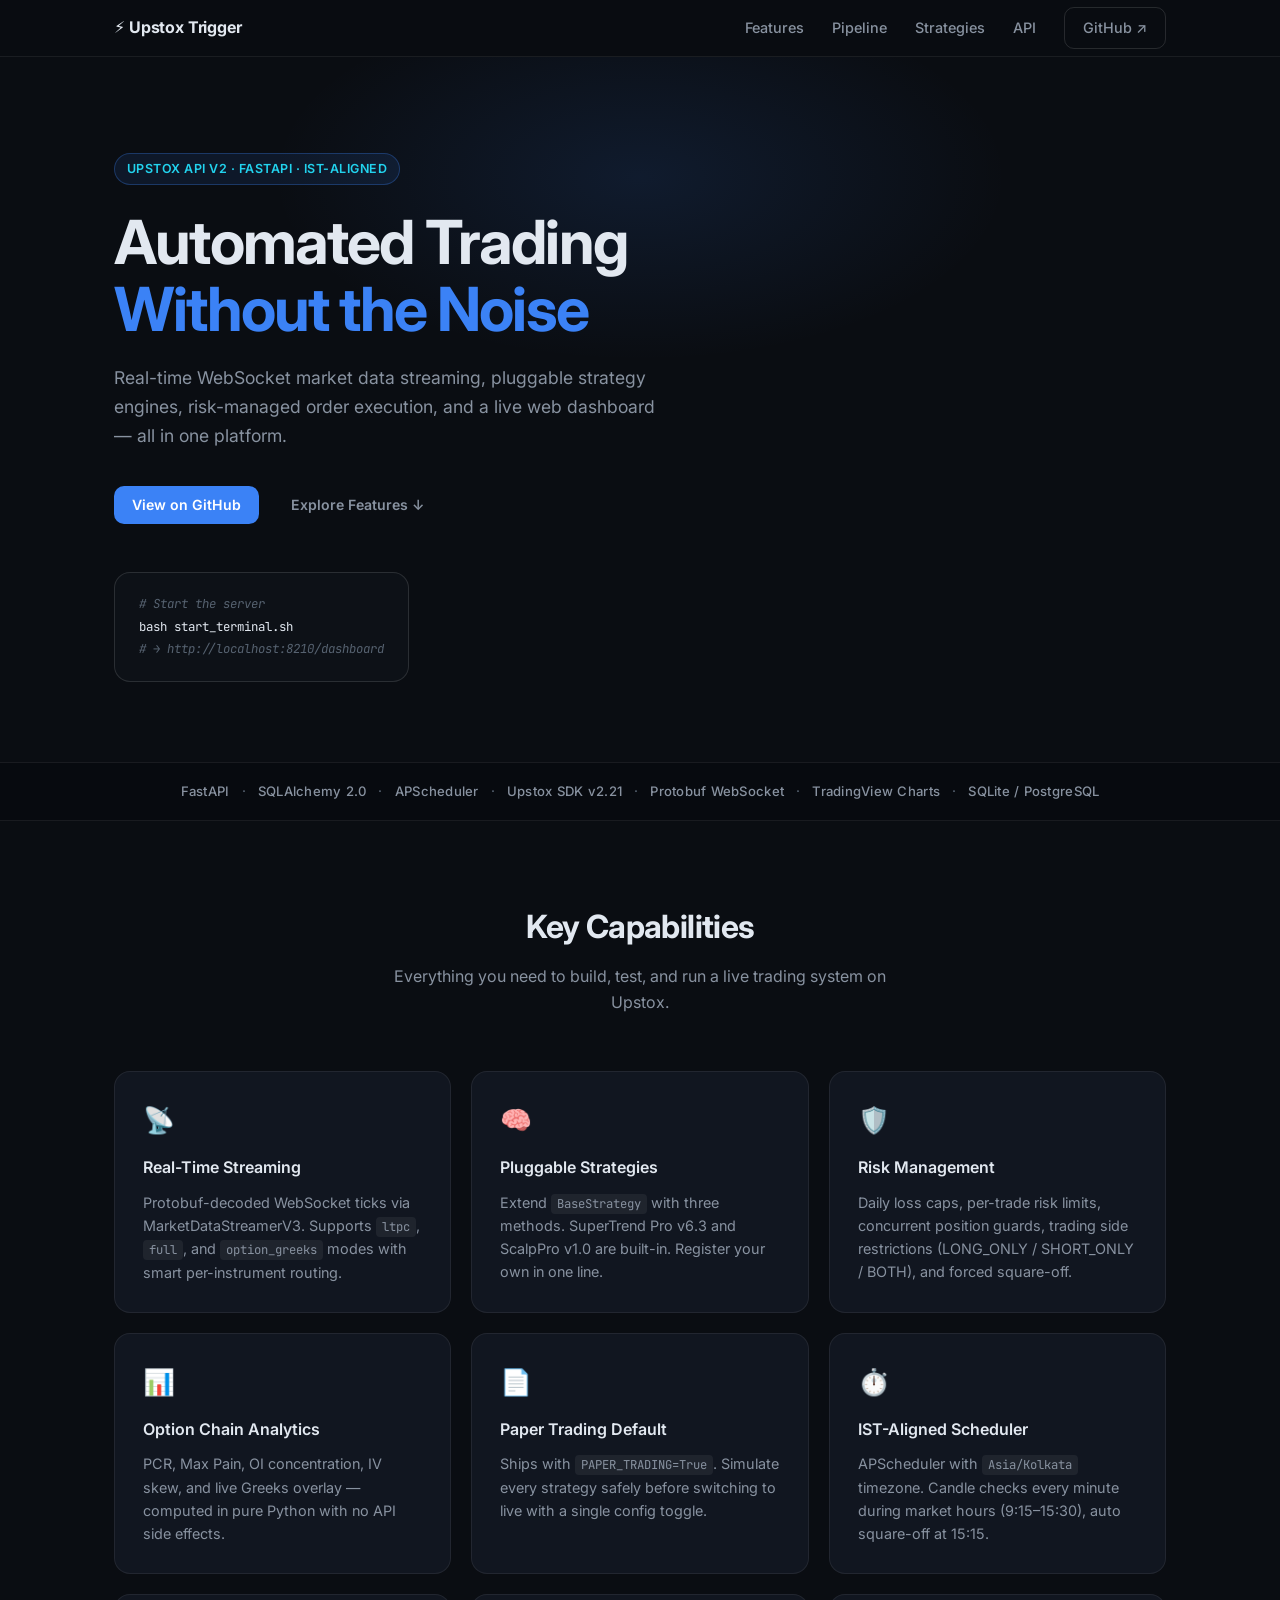
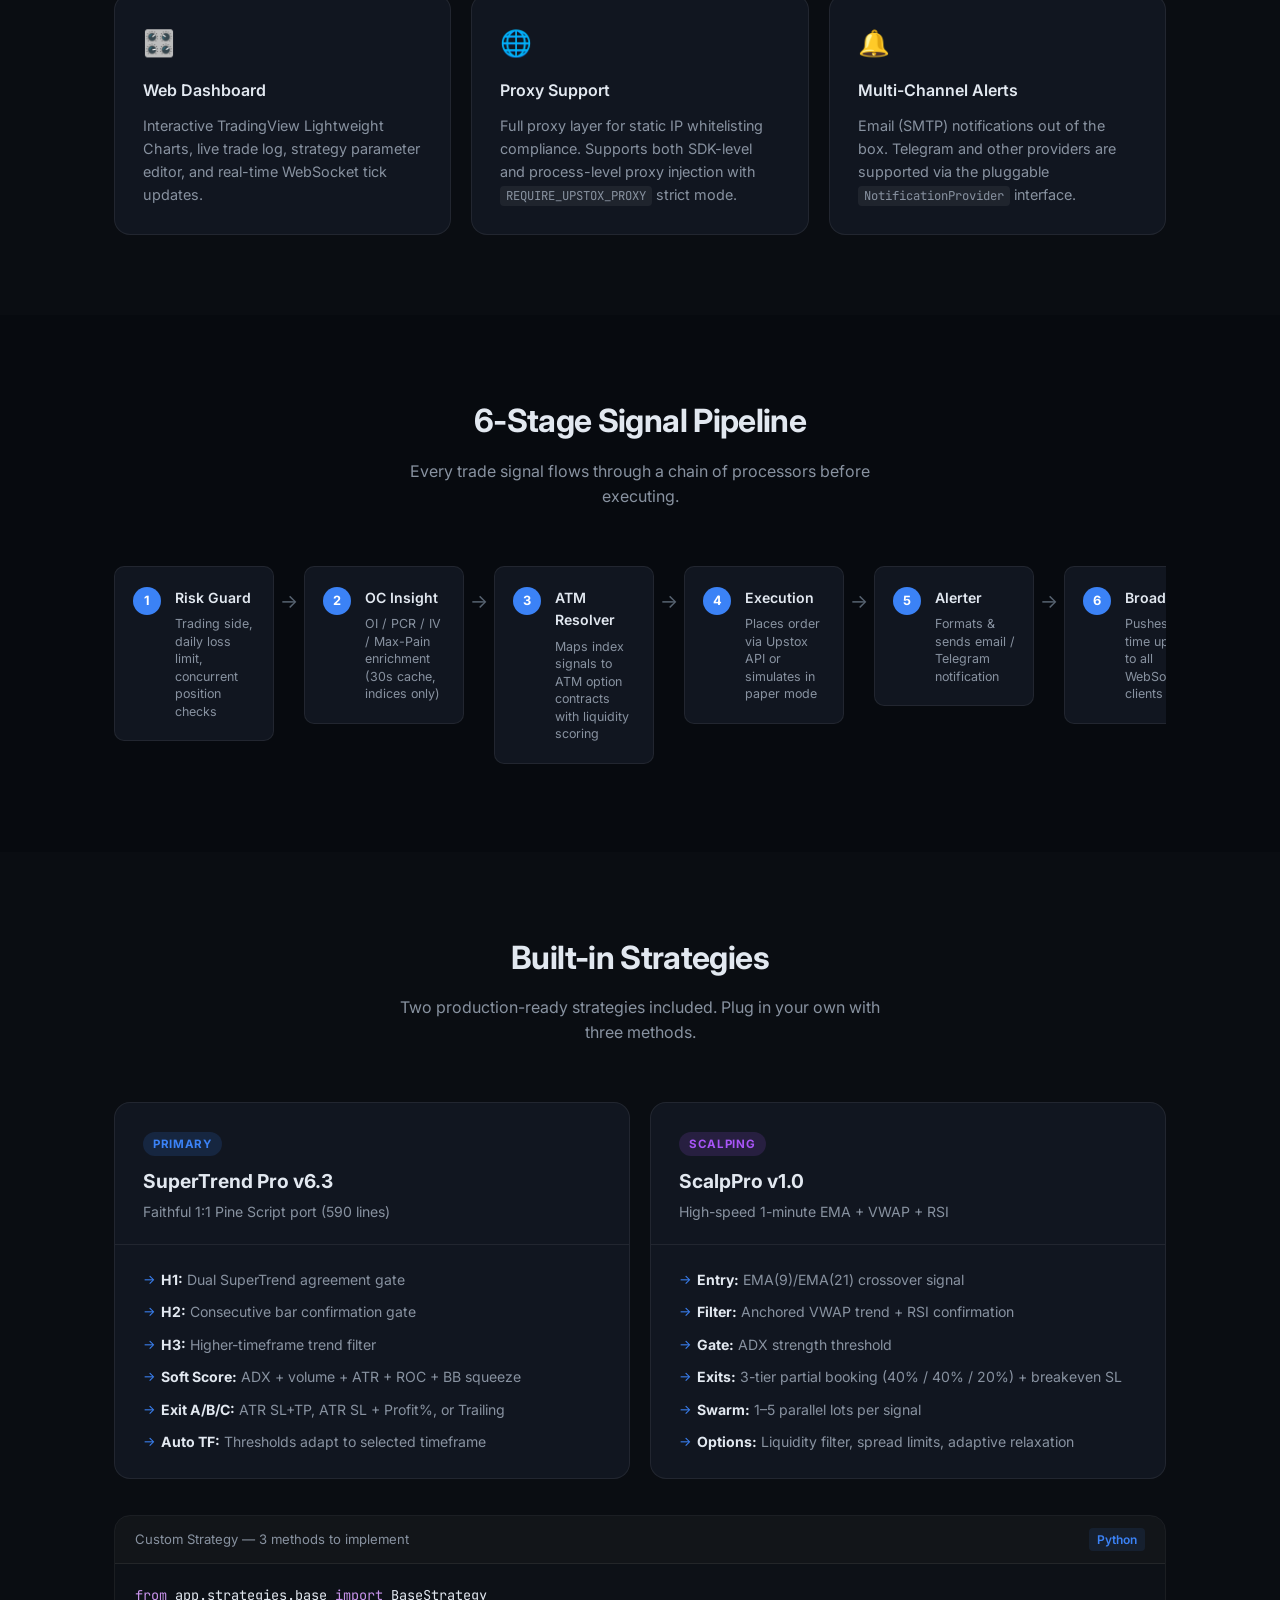
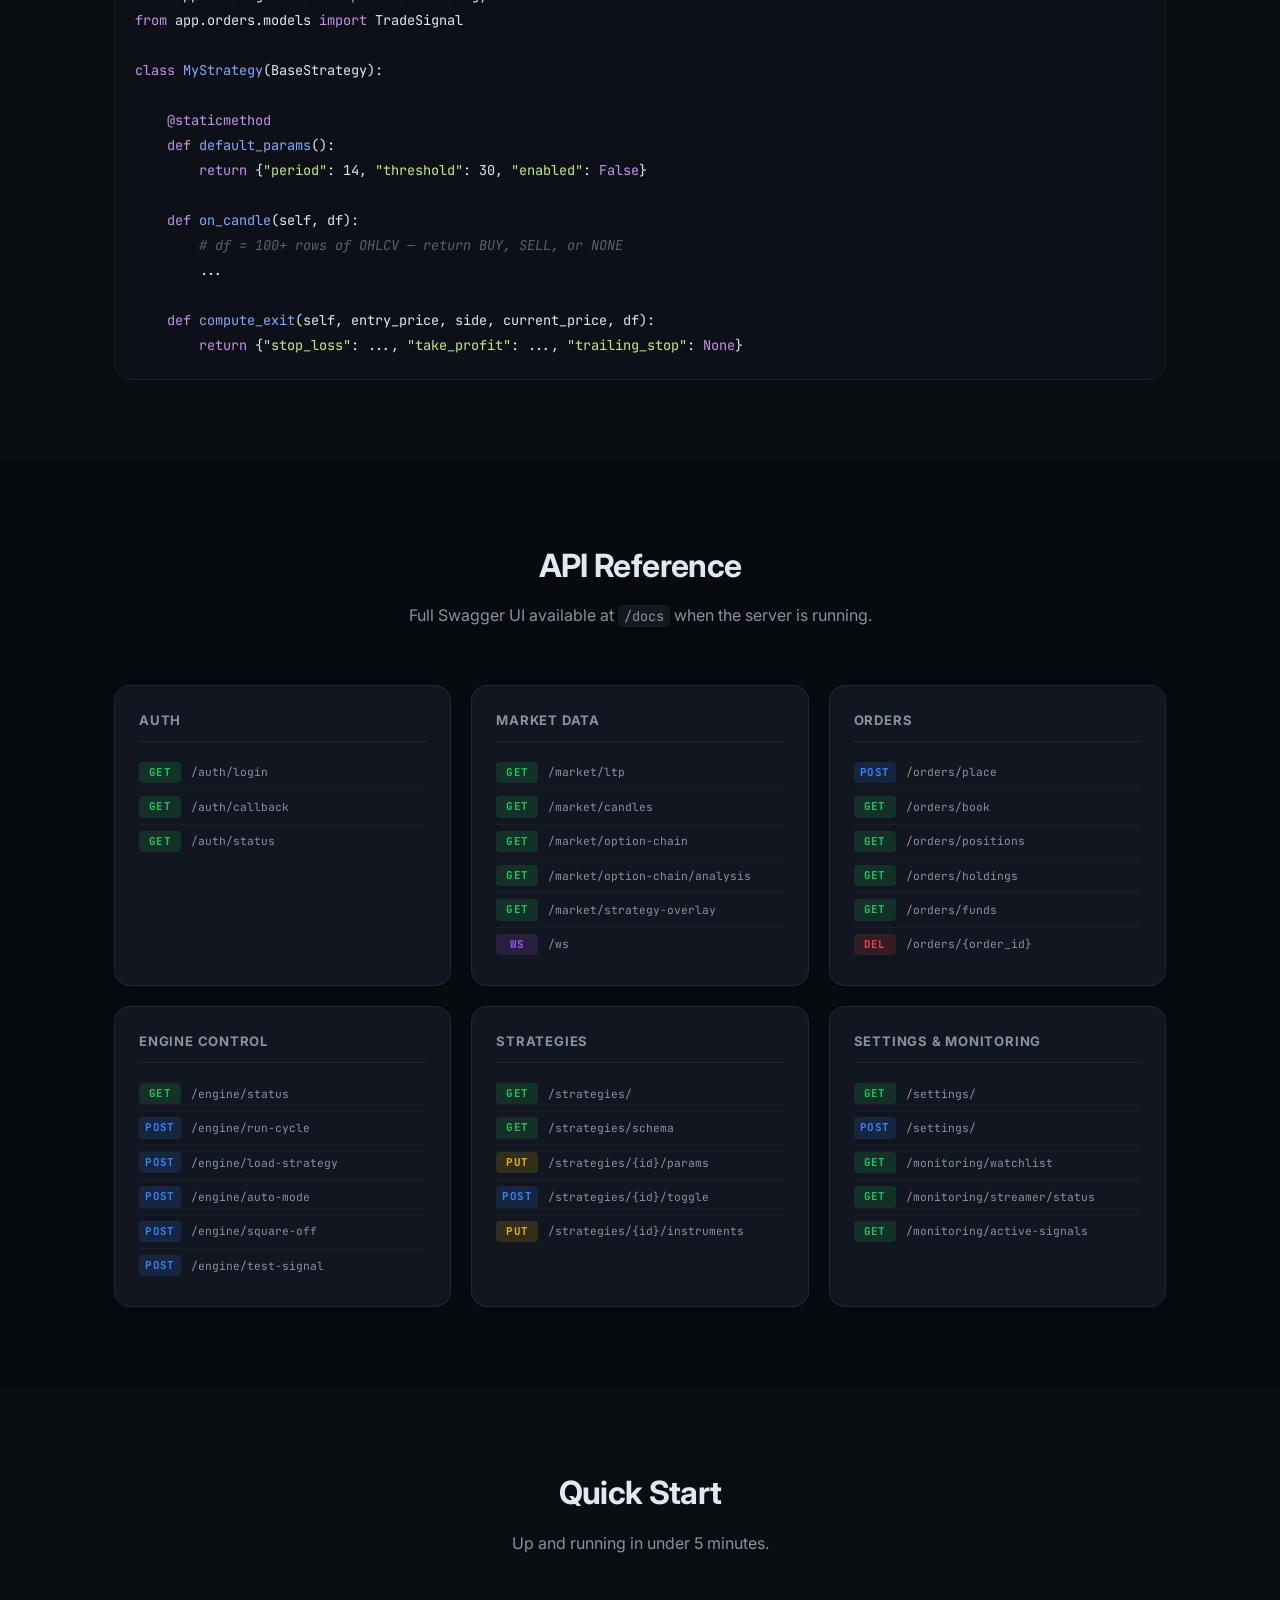
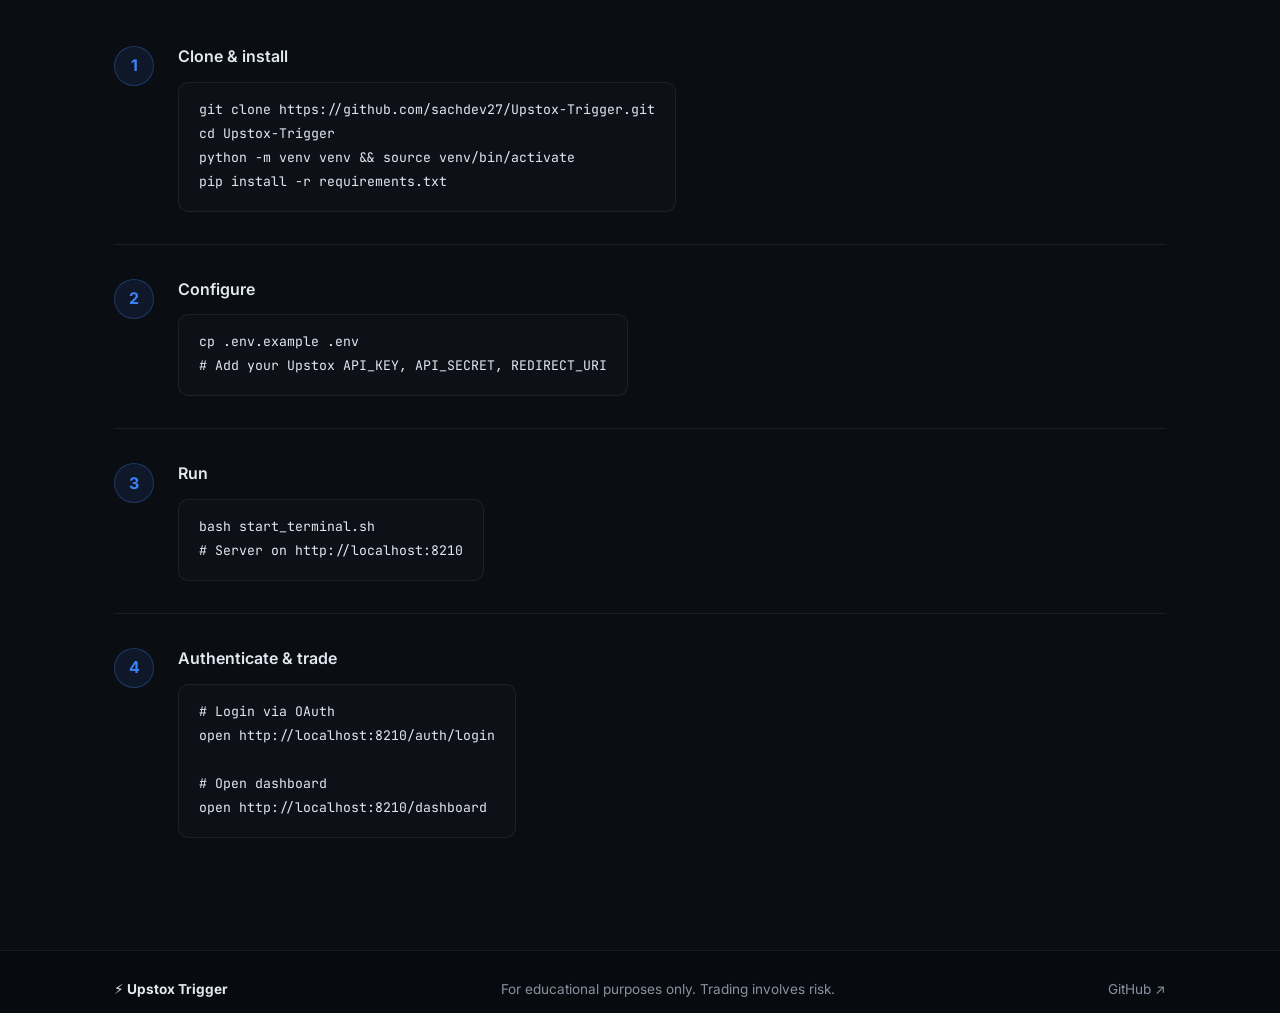
<file: docs/index.html>
<!DOCTYPE html>
<html lang="en">
<head>
  <meta charset="UTF-8" />
  <meta name="viewport" content="width=device-width, initial-scale=1.0" />
  <title>Upstox Trigger — Automated Trading Platform</title>
  <meta name="description" content="Automated trading platform for Upstox API v2 — real-time WebSocket streaming, pluggable strategies, risk-managed order execution, and a live web dashboard." />
  <link rel="preconnect" href="https://fonts.googleapis.com" />
  <link rel="preconnect" href="https://fonts.gstatic.com" crossorigin />
  <link href="https://fonts.googleapis.com/css2?family=Inter:wght@400;500;600;700&family=JetBrains+Mono:wght@400;500&display=swap" rel="stylesheet" />
  <link rel="stylesheet" href="styles.css" />
</head>
<body>

  <!-- NAV -->
  <nav class="nav">
    <div class="nav-inner">
      <span class="nav-brand">⚡ Upstox Trigger</span>
      <div class="nav-links">
        <a href="#features">Features</a>
        <a href="#pipeline">Pipeline</a>
        <a href="#strategies">Strategies</a>
        <a href="#api">API</a>
        <a href="https://github.com/sachdev27/Upstox-Trigger" class="btn btn-outline" target="_blank" rel="noopener">GitHub ↗</a>
      </div>
    </div>
  </nav>

  <!-- HERO -->
  <header class="hero">
    <div class="container">
      <div class="badge">Upstox API v2 · FastAPI · IST-Aligned</div>
      <h1>Automated Trading<br /><span class="accent">Without the Noise</span></h1>
      <p class="hero-sub">
        Real-time WebSocket market data streaming, pluggable strategy engines,
        risk-managed order execution, and a live web dashboard — all in one platform.
      </p>
      <div class="hero-actions">
        <a href="https://github.com/sachdev27/Upstox-Trigger" class="btn btn-primary" target="_blank" rel="noopener">View on GitHub</a>
        <a href="#features" class="btn btn-ghost">Explore Features ↓</a>
      </div>
      <div class="hero-code">
        <pre><code><span class="c"># Start the server</span>
bash start_terminal.sh
<span class="c"># → http://localhost:8210/dashboard</span></code></pre>
      </div>
    </div>
  </header>

  <!-- STACK STRIP -->
  <section class="stack-strip">
    <div class="container">
      <div class="stack-items">
        <span>FastAPI</span>
        <span class="dot">·</span>
        <span>SQLAlchemy 2.0</span>
        <span class="dot">·</span>
        <span>APScheduler</span>
        <span class="dot">·</span>
        <span>Upstox SDK v2.21</span>
        <span class="dot">·</span>
        <span>Protobuf WebSocket</span>
        <span class="dot">·</span>
        <span>TradingView Charts</span>
        <span class="dot">·</span>
        <span>SQLite / PostgreSQL</span>
      </div>
    </div>
  </section>

  <!-- FEATURES -->
  <section class="section" id="features">
    <div class="container">
      <div class="section-header">
        <h2>Key Capabilities</h2>
        <p>Everything you need to build, test, and run a live trading system on Upstox.</p>
      </div>
      <div class="grid grid-3">
        <div class="card">
          <div class="card-icon">📡</div>
          <h3>Real-Time Streaming</h3>
          <p>Protobuf-decoded WebSocket ticks via MarketDataStreamerV3. Supports <code>ltpc</code>, <code>full</code>, and <code>option_greeks</code> modes with smart per-instrument routing.</p>
        </div>
        <div class="card">
          <div class="card-icon">🧠</div>
          <h3>Pluggable Strategies</h3>
          <p>Extend <code>BaseStrategy</code> with three methods. SuperTrend Pro v6.3 and ScalpPro v1.0 are built-in. Register your own in one line.</p>
        </div>
        <div class="card">
          <div class="card-icon">🛡️</div>
          <h3>Risk Management</h3>
          <p>Daily loss caps, per-trade risk limits, concurrent position guards, trading side restrictions (LONG_ONLY / SHORT_ONLY / BOTH), and forced square-off.</p>
        </div>
        <div class="card">
          <div class="card-icon">📊</div>
          <h3>Option Chain Analytics</h3>
          <p>PCR, Max Pain, OI concentration, IV skew, and live Greeks overlay — computed in pure Python with no API side effects.</p>
        </div>
        <div class="card">
          <div class="card-icon">📄</div>
          <h3>Paper Trading Default</h3>
          <p>Ships with <code>PAPER_TRADING=True</code>. Simulate every strategy safely before switching to live with a single config toggle.</p>
        </div>
        <div class="card">
          <div class="card-icon">⏱️</div>
          <h3>IST-Aligned Scheduler</h3>
          <p>APScheduler with <code>Asia/Kolkata</code> timezone. Candle checks every minute during market hours (9:15–15:30), auto square-off at 15:15.</p>
        </div>
        <div class="card">
          <div class="card-icon">🎛️</div>
          <h3>Web Dashboard</h3>
          <p>Interactive TradingView Lightweight Charts, live trade log, strategy parameter editor, and real-time WebSocket tick updates.</p>
        </div>
        <div class="card">
          <div class="card-icon">🌐</div>
          <h3>Proxy Support</h3>
          <p>Full proxy layer for static IP whitelisting compliance. Supports both SDK-level and process-level proxy injection with <code>REQUIRE_UPSTOX_PROXY</code> strict mode.</p>
        </div>
        <div class="card">
          <div class="card-icon">🔔</div>
          <h3>Multi-Channel Alerts</h3>
          <p>Email (SMTP) notifications out of the box. Telegram and other providers are supported via the pluggable <code>NotificationProvider</code> interface.</p>
        </div>
      </div>
    </div>
  </section>

  <!-- PIPELINE -->
  <section class="section section-dark" id="pipeline">
    <div class="container">
      <div class="section-header">
        <h2>6-Stage Signal Pipeline</h2>
        <p>Every trade signal flows through a chain of processors before executing.</p>
      </div>
      <div class="pipeline">
        <div class="pipeline-step">
          <div class="step-num">1</div>
          <div class="step-body">
            <h4>Risk Guard</h4>
            <p>Trading side, daily loss limit, concurrent position checks</p>
          </div>
        </div>
        <div class="pipeline-arrow">→</div>
        <div class="pipeline-step">
          <div class="step-num">2</div>
          <div class="step-body">
            <h4>OC Insight</h4>
            <p>OI / PCR / IV / Max-Pain enrichment (30s cache, indices only)</p>
          </div>
        </div>
        <div class="pipeline-arrow">→</div>
        <div class="pipeline-step">
          <div class="step-num">3</div>
          <div class="step-body">
            <h4>ATM Resolver</h4>
            <p>Maps index signals to ATM option contracts with liquidity scoring</p>
          </div>
        </div>
        <div class="pipeline-arrow">→</div>
        <div class="pipeline-step">
          <div class="step-num">4</div>
          <div class="step-body">
            <h4>Execution</h4>
            <p>Places order via Upstox API or simulates in paper mode</p>
          </div>
        </div>
        <div class="pipeline-arrow">→</div>
        <div class="pipeline-step">
          <div class="step-num">5</div>
          <div class="step-body">
            <h4>Alerter</h4>
            <p>Formats &amp; sends email / Telegram notification</p>
          </div>
        </div>
        <div class="pipeline-arrow">→</div>
        <div class="pipeline-step">
          <div class="step-num">6</div>
          <div class="step-body">
            <h4>Broadcast</h4>
            <p>Pushes real-time update to all WebSocket clients</p>
          </div>
        </div>
      </div>
    </div>
  </section>

  <!-- STRATEGIES -->
  <section class="section" id="strategies">
    <div class="container">
      <div class="section-header">
        <h2>Built-in Strategies</h2>
        <p>Two production-ready strategies included. Plug in your own with three methods.</p>
      </div>
      <div class="grid grid-2">
        <div class="strategy-card">
          <div class="strategy-header">
            <span class="strategy-badge">Primary</span>
            <h3>SuperTrend Pro v6.3</h3>
            <p class="strategy-sub">Faithful 1:1 Pine Script port (590 lines)</p>
          </div>
          <ul class="strategy-features">
            <li><strong>H1:</strong> Dual SuperTrend agreement gate</li>
            <li><strong>H2:</strong> Consecutive bar confirmation gate</li>
            <li><strong>H3:</strong> Higher-timeframe trend filter</li>
            <li><strong>Soft Score:</strong> ADX + volume + ATR + ROC + BB squeeze</li>
            <li><strong>Exit A/B/C:</strong> ATR SL+TP, ATR SL + Profit%, or Trailing</li>
            <li><strong>Auto TF:</strong> Thresholds adapt to selected timeframe</li>
          </ul>
        </div>
        <div class="strategy-card">
          <div class="strategy-header">
            <span class="strategy-badge strategy-badge-alt">Scalping</span>
            <h3>ScalpPro v1.0</h3>
            <p class="strategy-sub">High-speed 1-minute EMA + VWAP + RSI</p>
          </div>
          <ul class="strategy-features">
            <li><strong>Entry:</strong> EMA(9)/EMA(21) crossover signal</li>
            <li><strong>Filter:</strong> Anchored VWAP trend + RSI confirmation</li>
            <li><strong>Gate:</strong> ADX strength threshold</li>
            <li><strong>Exits:</strong> 3-tier partial booking (40% / 40% / 20%) + breakeven SL</li>
            <li><strong>Swarm:</strong> 1–5 parallel lots per signal</li>
            <li><strong>Options:</strong> Liquidity filter, spread limits, adaptive relaxation</li>
          </ul>
        </div>
      </div>

      <div class="code-block">
        <div class="code-block-header">
          <span>Custom Strategy — 3 methods to implement</span>
          <span class="lang-tag">Python</span>
        </div>
        <pre><code><span class="kw">from</span> app.strategies.base <span class="kw">import</span> BaseStrategy
<span class="kw">from</span> app.orders.models <span class="kw">import</span> TradeSignal

<span class="kw">class</span> <span class="fn">MyStrategy</span>(BaseStrategy):

    <span class="kw">@staticmethod</span>
    <span class="kw">def</span> <span class="fn">default_params</span>():
        <span class="kw">return</span> {<span class="str">"period"</span>: 14, <span class="str">"threshold"</span>: 30, <span class="str">"enabled"</span>: <span class="kw">False</span>}

    <span class="kw">def</span> <span class="fn">on_candle</span>(self, df):
        <span class="c"># df = 100+ rows of OHLCV — return BUY, SELL, or NONE</span>
        ...

    <span class="kw">def</span> <span class="fn">compute_exit</span>(self, entry_price, side, current_price, df):
        <span class="kw">return</span> {<span class="str">"stop_loss"</span>: ..., <span class="str">"take_profit"</span>: ..., <span class="str">"trailing_stop"</span>: <span class="kw">None</span>}</code></pre>
      </div>
    </div>
  </section>

  <!-- API -->
  <section class="section section-dark" id="api">
    <div class="container">
      <div class="section-header">
        <h2>API Reference</h2>
        <p>Full Swagger UI available at <code>/docs</code> when the server is running.</p>
      </div>
      <div class="grid grid-3">
        <div class="api-group">
          <h4>Auth</h4>
          <div class="api-item"><span class="method get">GET</span> <code>/auth/login</code></div>
          <div class="api-item"><span class="method get">GET</span> <code>/auth/callback</code></div>
          <div class="api-item"><span class="method get">GET</span> <code>/auth/status</code></div>
        </div>
        <div class="api-group">
          <h4>Market Data</h4>
          <div class="api-item"><span class="method get">GET</span> <code>/market/ltp</code></div>
          <div class="api-item"><span class="method get">GET</span> <code>/market/candles</code></div>
          <div class="api-item"><span class="method get">GET</span> <code>/market/option-chain</code></div>
          <div class="api-item"><span class="method get">GET</span> <code>/market/option-chain/analysis</code></div>
          <div class="api-item"><span class="method get">GET</span> <code>/market/strategy-overlay</code></div>
          <div class="api-item"><span class="method ws">WS</span> <code>/ws</code></div>
        </div>
        <div class="api-group">
          <h4>Orders</h4>
          <div class="api-item"><span class="method post">POST</span> <code>/orders/place</code></div>
          <div class="api-item"><span class="method get">GET</span> <code>/orders/book</code></div>
          <div class="api-item"><span class="method get">GET</span> <code>/orders/positions</code></div>
          <div class="api-item"><span class="method get">GET</span> <code>/orders/holdings</code></div>
          <div class="api-item"><span class="method get">GET</span> <code>/orders/funds</code></div>
          <div class="api-item"><span class="method del">DEL</span> <code>/orders/{order_id}</code></div>
        </div>
        <div class="api-group">
          <h4>Engine Control</h4>
          <div class="api-item"><span class="method get">GET</span> <code>/engine/status</code></div>
          <div class="api-item"><span class="method post">POST</span> <code>/engine/run-cycle</code></div>
          <div class="api-item"><span class="method post">POST</span> <code>/engine/load-strategy</code></div>
          <div class="api-item"><span class="method post">POST</span> <code>/engine/auto-mode</code></div>
          <div class="api-item"><span class="method post">POST</span> <code>/engine/square-off</code></div>
          <div class="api-item"><span class="method post">POST</span> <code>/engine/test-signal</code></div>
        </div>
        <div class="api-group">
          <h4>Strategies</h4>
          <div class="api-item"><span class="method get">GET</span> <code>/strategies/</code></div>
          <div class="api-item"><span class="method get">GET</span> <code>/strategies/schema</code></div>
          <div class="api-item"><span class="method put">PUT</span> <code>/strategies/{id}/params</code></div>
          <div class="api-item"><span class="method post">POST</span> <code>/strategies/{id}/toggle</code></div>
          <div class="api-item"><span class="method put">PUT</span> <code>/strategies/{id}/instruments</code></div>
        </div>
        <div class="api-group">
          <h4>Settings &amp; Monitoring</h4>
          <div class="api-item"><span class="method get">GET</span> <code>/settings/</code></div>
          <div class="api-item"><span class="method post">POST</span> <code>/settings/</code></div>
          <div class="api-item"><span class="method get">GET</span> <code>/monitoring/watchlist</code></div>
          <div class="api-item"><span class="method get">GET</span> <code>/monitoring/streamer/status</code></div>
          <div class="api-item"><span class="method get">GET</span> <code>/monitoring/active-signals</code></div>
        </div>
      </div>
    </div>
  </section>

  <!-- QUICKSTART -->
  <section class="section" id="quickstart">
    <div class="container">
      <div class="section-header">
        <h2>Quick Start</h2>
        <p>Up and running in under 5 minutes.</p>
      </div>
      <div class="steps">
        <div class="step">
          <div class="step-number">1</div>
          <div class="step-content">
            <h4>Clone &amp; install</h4>
            <pre><code>git clone https://github.com/sachdev27/Upstox-Trigger.git
cd Upstox-Trigger
python -m venv venv &amp;&amp; source venv/bin/activate
pip install -r requirements.txt</code></pre>
          </div>
        </div>
        <div class="step">
          <div class="step-number">2</div>
          <div class="step-content">
            <h4>Configure</h4>
            <pre><code>cp .env.example .env
# Add your Upstox API_KEY, API_SECRET, REDIRECT_URI</code></pre>
          </div>
        </div>
        <div class="step">
          <div class="step-number">3</div>
          <div class="step-content">
            <h4>Run</h4>
            <pre><code>bash start_terminal.sh
# Server on http://localhost:8210</code></pre>
          </div>
        </div>
        <div class="step">
          <div class="step-number">4</div>
          <div class="step-content">
            <h4>Authenticate &amp; trade</h4>
            <pre><code># Login via OAuth
open http://localhost:8210/auth/login

# Open dashboard
open http://localhost:8210/dashboard</code></pre>
          </div>
        </div>
      </div>
    </div>
  </section>

  <!-- FOOTER -->
  <footer class="footer">
    <div class="container">
      <div class="footer-inner">
        <span class="footer-brand">⚡ Upstox Trigger</span>
        <span class="footer-note">For educational purposes only. Trading involves risk.</span>
        <a href="https://github.com/sachdev27/Upstox-Trigger" target="_blank" rel="noopener">GitHub ↗</a>
      </div>
    </div>
  </footer>

</body>
</html>
</file>
<file: docs/styles.css>
/* ============================
   Upstox Trigger — GitHub Pages
   ============================ */

*, *::before, *::after { box-sizing: border-box; margin: 0; padding: 0; }

:root {
  --bg: #0a0d12;
  --bg-card: #111620;
  --bg-dark: #070a0f;
  --bg-code: #0d1117;
  --border: rgba(255,255,255,0.07);
  --border-strong: rgba(255,255,255,0.12);
  --text: #e2e8f0;
  --text-muted: #8892a0;
  --text-dim: #566270;
  --accent: #3b82f6;
  --accent-glow: rgba(59,130,246,0.15);
  --accent2: #22d3ee;
  --green: #22c55e;
  --yellow: #eab308;
  --red: #ef4444;
  --purple: #a855f7;
  --radius: 10px;
  --radius-lg: 16px;
  --font: 'Inter', system-ui, sans-serif;
  --mono: 'JetBrains Mono', 'Fira Code', monospace;
}

html { scroll-behavior: smooth; }

body {
  background: var(--bg);
  color: var(--text);
  font-family: var(--font);
  font-size: 15px;
  line-height: 1.6;
  -webkit-font-smoothing: antialiased;
}

a { color: var(--accent); text-decoration: none; }
a:hover { text-decoration: underline; }
code { font-family: var(--mono); font-size: 0.85em; background: rgba(255,255,255,0.06); padding: 2px 6px; border-radius: 4px; }
pre code { background: none; padding: 0; font-size: 0.88em; }

.container { max-width: 1100px; margin: 0 auto; padding: 0 24px; }

/* ============================
   NAV
   ============================ */
.nav {
  position: sticky;
  top: 0;
  z-index: 100;
  background: rgba(10,13,18,0.88);
  backdrop-filter: blur(12px);
  border-bottom: 1px solid var(--border);
}

.nav-inner {
  display: flex;
  align-items: center;
  justify-content: space-between;
  height: 56px;
  max-width: 1100px;
  margin: 0 auto;
  padding: 0 24px;
}

.nav-brand {
  font-weight: 700;
  font-size: 1rem;
  color: var(--text);
  letter-spacing: -0.01em;
}

.nav-links {
  display: flex;
  align-items: center;
  gap: 28px;
}

.nav-links a {
  color: var(--text-muted);
  font-size: 0.9rem;
  font-weight: 500;
  transition: color 0.15s;
}

.nav-links a:hover { color: var(--text); text-decoration: none; }

/* ============================
   BUTTONS
   ============================ */
.btn {
  display: inline-flex;
  align-items: center;
  gap: 6px;
  padding: 8px 18px;
  border-radius: var(--radius);
  font-size: 0.88rem;
  font-weight: 600;
  cursor: pointer;
  transition: all 0.15s;
  text-decoration: none;
  border: none;
}

.btn-primary {
  background: var(--accent);
  color: #fff;
}
.btn-primary:hover { background: #2563eb; text-decoration: none; }

.btn-outline {
  background: transparent;
  color: var(--text);
  border: 1px solid var(--border-strong);
}
.btn-outline:hover { border-color: var(--accent); color: var(--accent); text-decoration: none; }

.btn-ghost {
  background: transparent;
  color: var(--text-muted);
}
.btn-ghost:hover { color: var(--text); text-decoration: none; }

/* ============================
   HERO
   ============================ */
.hero {
  padding: 96px 0 80px;
  position: relative;
  overflow: hidden;
}

.hero::before {
  content: '';
  position: absolute;
  top: -80px;
  left: 50%;
  transform: translateX(-50%);
  width: 800px;
  height: 400px;
  background: radial-gradient(ellipse at center, rgba(59,130,246,0.12) 0%, transparent 65%);
  pointer-events: none;
}

.hero .container { position: relative; z-index: 1; }

.badge {
  display: inline-flex;
  align-items: center;
  gap: 6px;
  background: rgba(59,130,246,0.1);
  border: 1px solid rgba(59,130,246,0.3);
  color: var(--accent2);
  font-size: 0.78rem;
  font-weight: 600;
  letter-spacing: 0.04em;
  text-transform: uppercase;
  padding: 5px 12px;
  border-radius: 999px;
  margin-bottom: 24px;
}

.hero h1 {
  font-size: clamp(2.4rem, 5vw, 3.8rem);
  font-weight: 700;
  letter-spacing: -0.03em;
  line-height: 1.1;
  margin-bottom: 20px;
}

.accent { color: var(--accent); }

.hero-sub {
  font-size: 1.1rem;
  color: var(--text-muted);
  max-width: 560px;
  margin-bottom: 36px;
  line-height: 1.65;
}

.hero-actions {
  display: flex;
  align-items: center;
  gap: 14px;
  margin-bottom: 48px;
  flex-wrap: wrap;
}

.hero-code {
  display: inline-block;
  background: var(--bg-code);
  border: 1px solid var(--border-strong);
  border-radius: var(--radius-lg);
  padding: 20px 24px;
  font-family: var(--mono);
  font-size: 0.88rem;
}

.hero-code pre { margin: 0; }
.hero-code .c { color: var(--text-dim); }

/* ============================
   STACK STRIP
   ============================ */
.stack-strip {
  border-top: 1px solid var(--border);
  border-bottom: 1px solid var(--border);
  padding: 18px 0;
  background: var(--bg-dark);
}

.stack-items {
  display: flex;
  align-items: center;
  flex-wrap: wrap;
  gap: 12px;
  font-size: 0.82rem;
  color: var(--text-muted);
  font-weight: 500;
  letter-spacing: 0.02em;
  justify-content: center;
}

.dot { color: var(--text-dim); }

/* ============================
   SECTIONS
   ============================ */
.section { padding: 80px 0; }
.section-dark { background: var(--bg-dark); padding: 80px 0; }

.section-header {
  text-align: center;
  margin-bottom: 56px;
}

.section-header h2 {
  font-size: 2rem;
  font-weight: 700;
  letter-spacing: -0.02em;
  margin-bottom: 12px;
}

.section-header p {
  color: var(--text-muted);
  font-size: 1.0rem;
  max-width: 500px;
  margin: 0 auto;
}

/* ============================
   GRID
   ============================ */
.grid { display: grid; gap: 20px; }
.grid-3 { grid-template-columns: repeat(auto-fit, minmax(300px, 1fr)); }
.grid-2 { grid-template-columns: repeat(auto-fit, minmax(380px, 1fr)); }

/* ============================
   CARDS
   ============================ */
.card {
  background: var(--bg-card);
  border: 1px solid var(--border);
  border-radius: var(--radius-lg);
  padding: 28px;
  transition: border-color 0.2s;
}

.card:hover { border-color: var(--border-strong); }

.card-icon { font-size: 1.6rem; margin-bottom: 14px; }

.card h3 {
  font-size: 1rem;
  font-weight: 600;
  margin-bottom: 10px;
  color: var(--text);
}

.card p {
  font-size: 0.9rem;
  color: var(--text-muted);
  line-height: 1.6;
}

/* ============================
   PIPELINE
   ============================ */
.pipeline {
  display: flex;
  align-items: flex-start;
  gap: 0;
  overflow-x: auto;
  padding-bottom: 8px;
}

.pipeline-step {
  display: flex;
  align-items: flex-start;
  gap: 14px;
  background: var(--bg-card);
  border: 1px solid var(--border);
  border-radius: var(--radius);
  padding: 20px 18px;
  min-width: 160px;
  flex: 1;
}

.step-num {
  width: 28px;
  height: 28px;
  border-radius: 50%;
  background: var(--accent);
  color: #fff;
  font-size: 0.8rem;
  font-weight: 700;
  display: flex;
  align-items: center;
  justify-content: center;
  flex-shrink: 0;
}

.step-body h4 { font-size: 0.88rem; font-weight: 600; margin-bottom: 6px; }
.step-body p { font-size: 0.78rem; color: var(--text-muted); line-height: 1.4; }

.pipeline-arrow {
  color: var(--text-dim);
  font-size: 1.2rem;
  padding: 20px 6px;
  flex-shrink: 0;
}

/* ============================
   STRATEGY CARDS
   ============================ */
.strategy-card {
  background: var(--bg-card);
  border: 1px solid var(--border);
  border-radius: var(--radius-lg);
  overflow: hidden;
}

.strategy-header {
  padding: 28px 28px 20px;
  border-bottom: 1px solid var(--border);
}

.strategy-badge {
  display: inline-block;
  background: rgba(59,130,246,0.15);
  color: var(--accent);
  font-size: 0.72rem;
  font-weight: 700;
  letter-spacing: 0.06em;
  text-transform: uppercase;
  padding: 3px 10px;
  border-radius: 999px;
  margin-bottom: 10px;
}

.strategy-badge-alt {
  background: rgba(168,85,247,0.15);
  color: var(--purple);
}

.strategy-header h3 {
  font-size: 1.2rem;
  font-weight: 700;
  margin-bottom: 4px;
}

.strategy-sub { color: var(--text-muted); font-size: 0.88rem; }

.strategy-features {
  list-style: none;
  padding: 24px 28px;
  display: flex;
  flex-direction: column;
  gap: 10px;
}

.strategy-features li {
  font-size: 0.88rem;
  color: var(--text-muted);
  padding-left: 18px;
  position: relative;
}

.strategy-features li::before {
  content: '→';
  position: absolute;
  left: 0;
  color: var(--accent);
  font-size: 0.82rem;
}

.strategy-features strong { color: var(--text); }

/* ============================
   CODE BLOCK
   ============================ */
.code-block {
  margin-top: 36px;
  border: 1px solid var(--border);
  border-radius: var(--radius-lg);
  overflow: hidden;
}

.code-block-header {
  display: flex;
  align-items: center;
  justify-content: space-between;
  background: rgba(255,255,255,0.03);
  border-bottom: 1px solid var(--border);
  padding: 12px 20px;
  font-size: 0.82rem;
  color: var(--text-muted);
}

.lang-tag {
  background: rgba(59,130,246,0.1);
  color: var(--accent);
  padding: 2px 8px;
  border-radius: 4px;
  font-size: 0.75rem;
  font-weight: 600;
}

.code-block pre {
  padding: 20px;
  background: var(--bg-code);
  overflow-x: auto;
}

.code-block code { font-size: 0.85rem; line-height: 1.65; }

.kw { color: #c792ea; }
.fn { color: #82aaff; }
.str { color: #c3e88d; }
.c { color: var(--text-dim); font-style: italic; }

/* ============================
   API GROUPS
   ============================ */
.api-group {
  background: var(--bg-card);
  border: 1px solid var(--border);
  border-radius: var(--radius-lg);
  padding: 24px;
}

.api-group h4 {
  font-size: 0.82rem;
  font-weight: 700;
  letter-spacing: 0.06em;
  text-transform: uppercase;
  color: var(--text-muted);
  margin-bottom: 14px;
  padding-bottom: 10px;
  border-bottom: 1px solid var(--border);
}

.api-item {
  display: flex;
  align-items: center;
  gap: 10px;
  padding: 6px 0;
  font-size: 0.83rem;
  border-bottom: 1px solid rgba(255,255,255,0.03);
}

.api-item:last-child { border-bottom: none; }
.api-item code { background: none; padding: 0; color: var(--text-muted); }

.method {
  display: inline-flex;
  align-items: center;
  justify-content: center;
  width: 42px;
  padding: 2px 4px;
  border-radius: 4px;
  font-size: 0.68rem;
  font-weight: 700;
  letter-spacing: 0.04em;
  font-family: var(--mono);
  flex-shrink: 0;
}

.method.get  { background: rgba(34,197,94,0.15);  color: var(--green); }
.method.post { background: rgba(59,130,246,0.15);  color: var(--accent); }
.method.put  { background: rgba(234,179,8,0.15);   color: var(--yellow); }
.method.del  { background: rgba(239,68,68,0.15);   color: var(--red); }
.method.ws   { background: rgba(168,85,247,0.15);  color: var(--purple); }

/* ============================
   QUICKSTART STEPS
   ============================ */
.steps { display: flex; flex-direction: column; gap: 0; }

.step {
  display: flex;
  gap: 24px;
  padding: 32px 0;
  border-bottom: 1px solid var(--border);
}

.step:last-child { border-bottom: none; }

.step-number {
  width: 40px;
  height: 40px;
  border-radius: 50%;
  background: rgba(59,130,246,0.1);
  border: 1px solid rgba(59,130,246,0.3);
  color: var(--accent);
  font-weight: 700;
  font-size: 1rem;
  display: flex;
  align-items: center;
  justify-content: center;
  flex-shrink: 0;
  margin-top: 2px;
}

.step-content h4 {
  font-size: 1rem;
  font-weight: 600;
  margin-bottom: 12px;
}

.step-content pre {
  background: var(--bg-code);
  border: 1px solid var(--border);
  border-radius: var(--radius);
  padding: 16px 20px;
  overflow-x: auto;
}

/* ============================
   FOOTER
   ============================ */
.footer {
  border-top: 1px solid var(--border);
  padding: 28px 0;
  background: var(--bg-dark);
}

.footer-inner {
  display: flex;
  align-items: center;
  justify-content: space-between;
  flex-wrap: wrap;
  gap: 12px;
  font-size: 0.85rem;
}

.footer-brand { font-weight: 700; }
.footer-note { color: var(--text-muted); }
.footer a { color: var(--text-muted); }
.footer a:hover { color: var(--accent); }

/* ============================
   RESPONSIVE
   ============================ */
@media (max-width: 768px) {
  .nav-links a:not(.btn) { display: none; }
  .hero { padding: 64px 0 56px; }
  .hero h1 { font-size: 2.2rem; }
  .pipeline { flex-direction: column; }
  .pipeline-arrow { padding: 0 20px; transform: rotate(90deg); align-self: center; }
  .grid-2 { grid-template-columns: 1fr; }
  .step { flex-direction: column; gap: 14px; }
  .footer-inner { flex-direction: column; text-align: center; }
}
</file>
